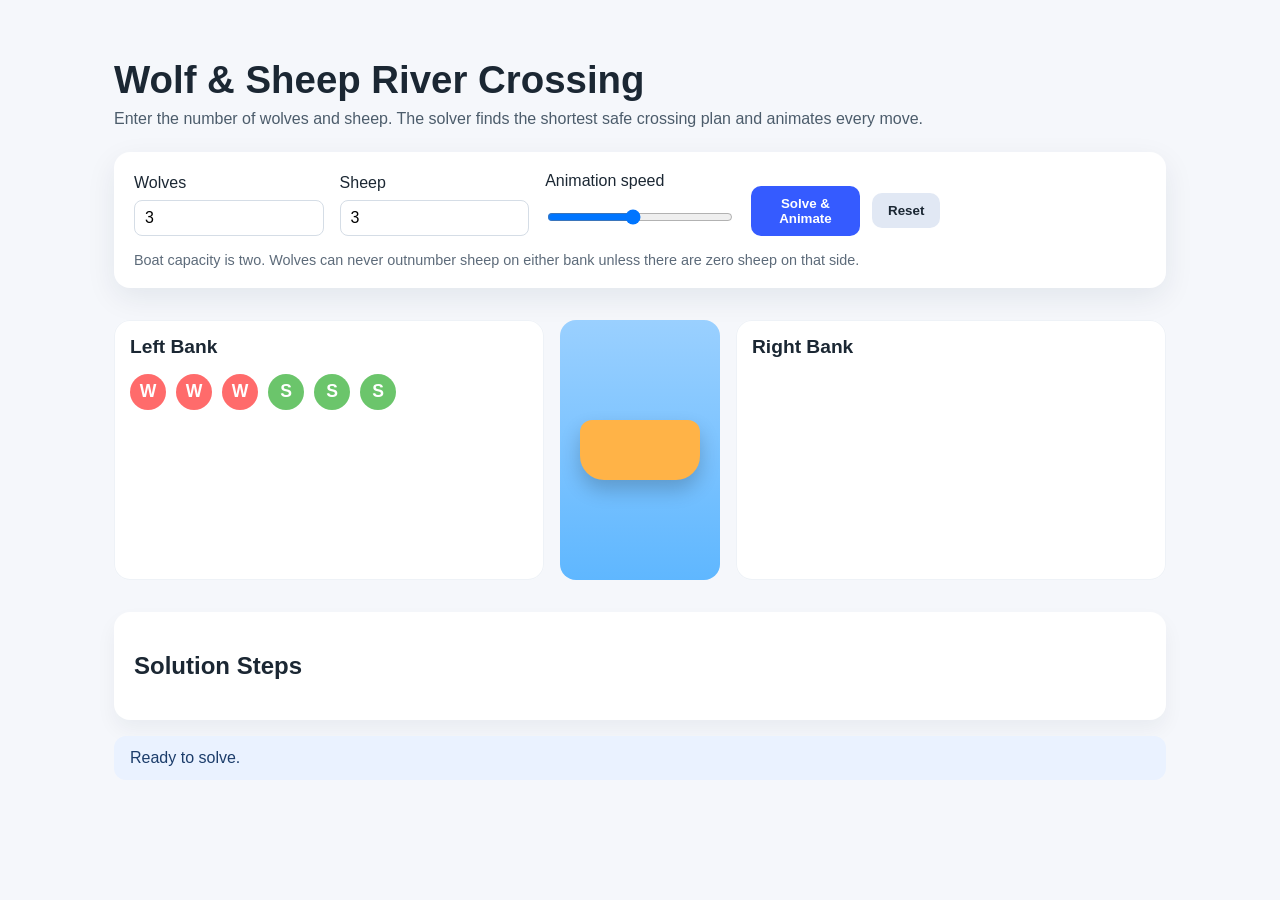
<file: index.html>
<!DOCTYPE html>
<html lang="en">
  <head>
    <meta charset="UTF-8" />
    <meta name="viewport" content="width=device-width, initial-scale=1.0" />
    <title>Wolf & Sheep River Crossing</title>
    <link rel="stylesheet" href="styles.css" />
  </head>
  <body>
    <div class="app">
      <header>
        <h1>Wolf & Sheep River Crossing</h1>
        <p>
          Enter the number of wolves and sheep. The solver finds the shortest safe
          crossing plan and animates every move.
        </p>
      </header>

      <section class="controls">
        <div class="field">
          <label for="wolves">Wolves</label>
          <input id="wolves" type="number" min="0" max="10" value="3" />
        </div>
        <div class="field">
          <label for="sheep">Sheep</label>
          <input id="sheep" type="number" min="0" max="10" value="3" />
        </div>
        <div class="field">
          <label for="speed">Animation speed</label>
          <input id="speed" type="range" min="400" max="1500" step="100" value="900" />
        </div>
        <div class="buttons">
          <button id="solve">Solve & Animate</button>
          <button id="reset" class="secondary">Reset</button>
        </div>
        <p class="hint">
          Boat capacity is two. Wolves can never outnumber sheep on either bank
          unless there are zero sheep on that side.
        </p>
      </section>

      <section class="river">
        <div class="bank" id="leftBank">
          <h2>Left Bank</h2>
          <div class="population" id="leftPopulation"></div>
        </div>
        <div class="water">
          <div class="boat" id="boat">
            <div class="boat-seat" id="boatSeat"></div>
          </div>
        </div>
        <div class="bank" id="rightBank">
          <h2>Right Bank</h2>
          <div class="population" id="rightPopulation"></div>
        </div>
      </section>

      <section class="steps">
        <h2>Solution Steps</h2>
        <ol id="stepList"></ol>
      </section>

      <section class="status" id="status"></section>
    </div>

    <script src="script.js"></script>
  </body>
</html>
</file>
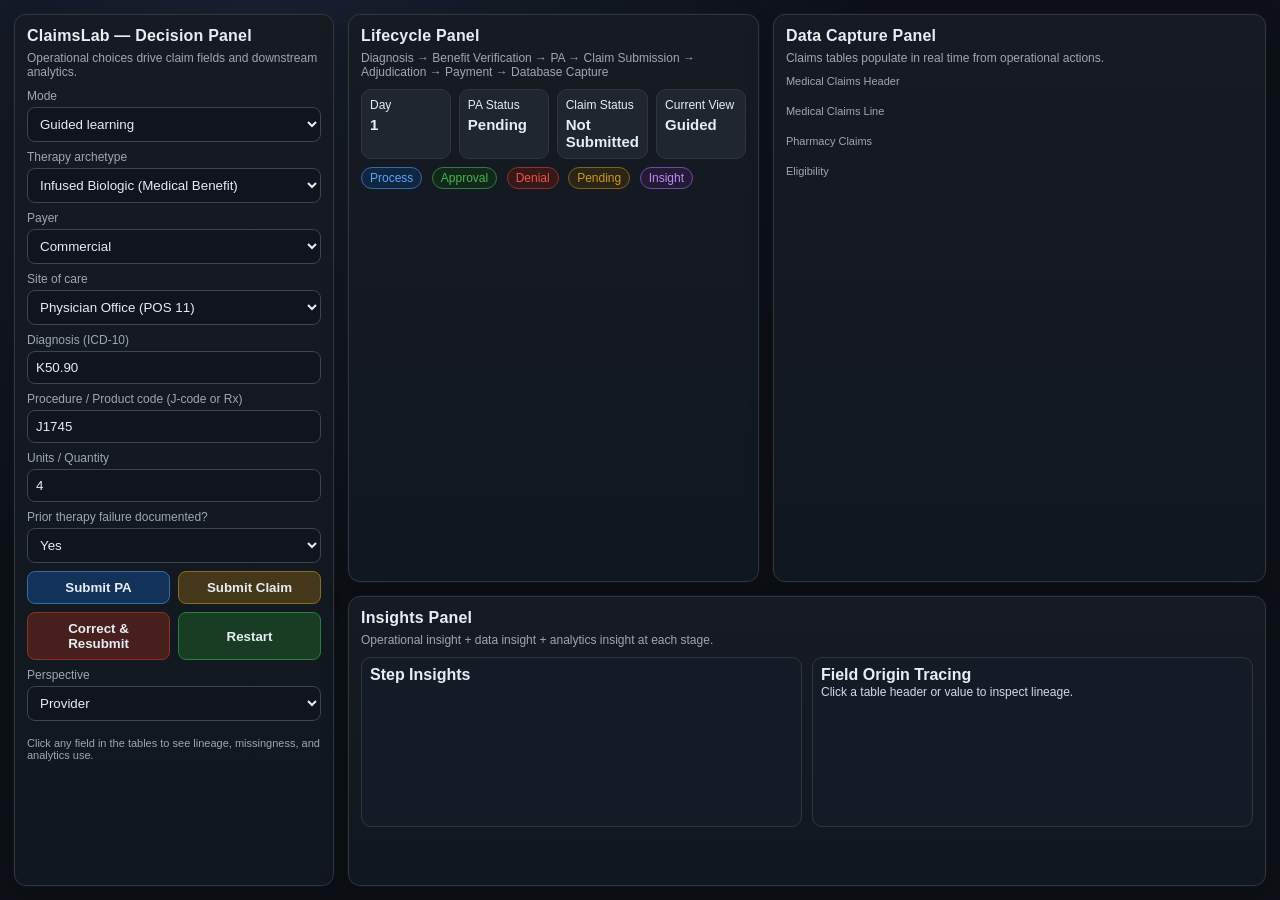
<file: ClaimsLab.html>
<!doctype html>
<html lang="en">
<head>
  <meta charset="UTF-8" />
  <meta name="viewport" content="width=device-width, initial-scale=1.0" />
  <title>ClaimsLab — US Healthcare Claims Data Lineage Simulator</title>
  <style>
    :root {
      --bg: #0d1117;
      --card: #161b22;
      --card-2: #1f2630;
      --text: #e6edf3;
      --muted: #9da7b3;
      --blue: #58a6ff;
      --green: #3fb950;
      --red: #f85149;
      --yellow: #d29922;
      --purple: #bc8cff;
      --border: #30363d;
    }
    * { box-sizing: border-box; }
    body {
      margin: 0;
      font-family: Inter, Segoe UI, Roboto, Helvetica, Arial, sans-serif;
      color: var(--text);
      background: radial-gradient(circle at 20% 0%, #182030 0%, var(--bg) 45%);
    }
    .app {
      display: grid;
      grid-template-columns: 320px 1fr 1.2fr;
      grid-template-rows: auto 290px;
      gap: 14px;
      min-height: 100vh;
      padding: 14px;
    }
    .card {
      background: linear-gradient(180deg, var(--card) 0%, #111720 100%);
      border: 1px solid var(--border);
      border-radius: 12px;
      padding: 12px;
      overflow: auto;
      box-shadow: 0 0 0 1px rgba(255,255,255,0.02), 0 12px 24px rgba(0,0,0,0.25);
    }
    .title { font-weight: 650; letter-spacing: .2px; margin-bottom: 6px; }
    .subtitle { color: var(--muted); font-size: 12px; margin-bottom: 10px; }
    .decision { grid-row: 1 / span 2; }
    .lifecycle { grid-column: 2; }
    .capture { grid-column: 3; }
    .insights { grid-column: 2 / span 2; }
    label { display: block; font-size: 12px; color: var(--muted); margin-bottom: 4px; }
    select, input, button {
      width: 100%;
      border-radius: 8px;
      border: 1px solid #3a4552;
      background: #0f141d;
      color: var(--text);
      padding: 8px;
      margin-bottom: 8px;
    }
    .btn-row { display: grid; grid-template-columns: 1fr 1fr; gap: 8px; }
    button { cursor: pointer; font-weight: 600; }
    button:hover { filter: brightness(1.08); }
    .btn-blue { border-color: #316ba8; background: #12325a; }
    .btn-green { border-color: #267f3b; background: #183d23; }
    .btn-red { border-color: #8f2f2a; background: #471f1d; }
    .btn-yellow { border-color: #8d6a22; background: #45371a; }
    .btn-purple { border-color: #6f4aa9; background: #2c1f42; }
    .status-chip {
      display: inline-flex;
      align-items: center;
      padding: 3px 8px;
      border-radius: 999px;
      font-size: 12px;
      margin-right: 5px;
      border: 1px solid;
    }
    .pending { color: var(--yellow); border-color: #7f611f; background: #2b2517; }
    .approved { color: var(--green); border-color: #2d7d3f; background: #13281a; }
    .denied { color: var(--red); border-color: #8f2f2a; background: #351919; }
    .process { color: var(--blue); border-color: #316ba8; background: #10253f; }
    .insight { color: var(--purple); border-color: #6f4aa9; background: #241a34; }
    .timeline {
      border-left: 2px solid #314157;
      margin-left: 10px;
      padding-left: 12px;
    }
    .event {
      margin: 10px 0;
      padding-left: 8px;
      position: relative;
      border-left: 1px dashed #2f3d52;
    }
    .event::before {
      content: "";
      position: absolute;
      left: -7px;
      top: 4px;
      width: 10px;
      height: 10px;
      border-radius: 50%;
      background: var(--blue);
    }
    .event small { color: var(--muted); }
    table {
      width: 100%;
      border-collapse: collapse;
      font-size: 12px;
      margin-bottom: 10px;
    }
    th, td {
      border-bottom: 1px solid #2a3443;
      padding: 6px 5px;
      text-align: left;
      vertical-align: top;
    }
    th { color: #9ab5d1; position: sticky; top: 0; background: #151d29; }
    td[data-field], th[data-field] { cursor: pointer; }
    td[data-field]:hover, th[data-field]:hover { background: #1f2a3a; }
    .kpis {
      display: grid;
      grid-template-columns: repeat(4, 1fr);
      gap: 8px;
      margin-bottom: 8px;
    }
    .kpi {
      background: var(--card-2);
      border: 1px solid var(--border);
      border-radius: 10px;
      padding: 8px;
      font-size: 12px;
    }
    .kpi b { display: block; font-size: 15px; margin-top: 4px; }
    .insight-feed {
      display: grid;
      grid-template-columns: 1fr 1fr;
      gap: 10px;
    }
    .panel {
      border: 1px solid var(--border);
      border-radius: 10px;
      padding: 8px;
      background: #131b27;
      min-height: 170px;
    }
    .legend { font-size: 11px; color: var(--muted); margin-bottom: 8px; }
    .mono { font-family: ui-monospace, SFMono-Regular, Menlo, monospace; font-size: 11px; }
    #fieldOrigin {
      white-space: pre-wrap;
      font-size: 12px;
      line-height: 1.4;
      color: #d4dbe6;
    }
    .foot { color: var(--muted); font-size: 11px; margin-top: 8px; }
  </style>
</head>
<body>
  <div class="app">
    <section class="card decision">
      <div class="title">ClaimsLab — Decision Panel</div>
      <div class="subtitle">Operational choices drive claim fields and downstream analytics.</div>

      <label>Mode</label>
      <select id="mode">
        <option value="guided">Guided learning</option>
        <option value="realistic">Realistic sandbox</option>
      </select>

      <label>Therapy archetype</label>
      <select id="therapy">
        <option value="infused">Infused Biologic (Medical Benefit)</option>
        <option value="selfinject">Specialty Self Inject (Pharmacy Benefit)</option>
        <option value="whitebag">White Bagging Scenario</option>
      </select>

      <label>Payer</label>
      <select id="payer">
        <option value="commercial">Commercial</option>
        <option value="medicare">Medicare</option>
        <option value="medicaid">Medicaid</option>
      </select>

      <label>Site of care</label>
      <select id="site">
        <option value="11">Physician Office (POS 11)</option>
        <option value="22">Hospital Outpatient (POS 22)</option>
        <option value="sp">Specialty Pharmacy</option>
        <option value="home">Home Infusion</option>
      </select>

      <label>Diagnosis (ICD-10)</label>
      <input id="diagnosis" value="K50.90" />

      <label>Procedure / Product code (J-code or Rx)</label>
      <input id="code" value="J1745" />

      <label>Units / Quantity</label>
      <input id="units" type="number" value="4" min="1" max="99" />

      <label>Prior therapy failure documented?</label>
      <select id="stepTherapy"><option value="yes">Yes</option><option value="no">No</option></select>

      <div class="btn-row">
        <button class="btn-blue" id="btnPA">Submit PA</button>
        <button class="btn-yellow" id="btnClaim">Submit Claim</button>
      </div>
      <div class="btn-row">
        <button class="btn-red" id="btnFix">Correct & Resubmit</button>
        <button class="btn-green" id="btnRestart">Restart</button>
      </div>

      <label>Perspective</label>
      <select id="perspective">
        <option value="provider">Provider</option>
        <option value="payer">Payer</option>
        <option value="pharmacy">Pharmacy</option>
        <option value="patient">Patient</option>
        <option value="vendor">Data vendor</option>
      </select>

      <div class="foot">Click any field in the tables to see lineage, missingness, and analytics use.</div>
    </section>

    <section class="card lifecycle">
      <div class="title">Lifecycle Panel</div>
      <div class="subtitle">Diagnosis → Benefit Verification → PA → Claim Submission → Adjudication → Payment → Database Capture</div>
      <div class="kpis">
        <div class="kpi">Day<b id="day">1</b></div>
        <div class="kpi">PA Status<b id="paStatus">Pending</b></div>
        <div class="kpi">Claim Status<b id="claimStatus">Not Submitted</b></div>
        <div class="kpi">Current View<b id="viewMode">Guided</b></div>
      </div>
      <div>
        <span class="status-chip process">Process</span>
        <span class="status-chip approved">Approval</span>
        <span class="status-chip denied">Denial</span>
        <span class="status-chip pending">Pending</span>
        <span class="status-chip insight">Insight</span>
      </div>
      <div class="timeline" id="timeline"></div>
    </section>

    <section class="card capture">
      <div class="title">Data Capture Panel</div>
      <div class="subtitle">Claims tables populate in real time from operational actions.</div>
      <div class="legend">Medical Claims Header</div>
      <table id="medicalHeader"></table>
      <div class="legend">Medical Claims Line</div>
      <table id="medicalLine"></table>
      <div class="legend">Pharmacy Claims</div>
      <table id="pharmacyClaims"></table>
      <div class="legend">Eligibility</div>
      <table id="eligibility"></table>
    </section>

    <section class="card insights">
      <div class="title">Insights Panel</div>
      <div class="subtitle">Operational insight + data insight + analytics insight at each stage.</div>
      <div class="insight-feed">
        <div class="panel">
          <b>Step Insights</b>
          <div id="stepInsights"></div>
        </div>
        <div class="panel">
          <b>Field Origin Tracing</b>
          <div id="fieldOrigin">Click a table header or value to inspect lineage.</div>
        </div>
      </div>
    </section>
  </div>

  <script>
    const refs = {
      mode: document.getElementById('mode'), therapy: document.getElementById('therapy'), payer: document.getElementById('payer'), site: document.getElementById('site'),
      diagnosis: document.getElementById('diagnosis'), code: document.getElementById('code'), units: document.getElementById('units'), stepTherapy: document.getElementById('stepTherapy'),
      day: document.getElementById('day'), paStatus: document.getElementById('paStatus'), claimStatus: document.getElementById('claimStatus'), viewMode: document.getElementById('viewMode'),
      timeline: document.getElementById('timeline'), medicalHeader: document.getElementById('medicalHeader'), medicalLine: document.getElementById('medicalLine'),
      pharmacyClaims: document.getElementById('pharmacyClaims'), eligibility: document.getElementById('eligibility'), stepInsights: document.getElementById('stepInsights'),
      fieldOrigin: document.getElementById('fieldOrigin'), perspective: document.getElementById('perspective')
    };

    const fieldDictionary = {
      claim_id: { origin: 'Payer claim processing system', meaning: 'Unique identifier for claim header', missing: 'Pre-adjudication operational events', use: 'Join line/header and track resubmissions' },
      diagnosis_code: { origin: 'Provider coding on CMS-1500/UB-04', meaning: 'Reason for service / medical necessity', missing: 'Incomplete documentation or edits', use: 'Cohort inclusion and indication algorithms' },
      place_of_service: { origin: 'Billing form POS coding', meaning: 'Where service occurred (11 office, 22 hospital)', missing: 'Institutional abstraction issues', use: 'Site-of-care analyses and cost benchmarks' },
      j_code: { origin: 'HCPCS on medical claim line', meaning: 'Drug/procedure billed under medical benefit', missing: 'White bagging, samples, bridge programs', use: 'Exposure inference for infused biologics' },
      ndc: { origin: 'NCPDP pharmacy transaction or NDC crosswalk on line', meaning: 'Exact dispensed product identifier', missing: 'Medical claims without NDC, cash pay, samples', use: 'Product-level exposure and switching' },
      units: { origin: 'Provider-entered claim line quantity', meaning: 'Billable service units', missing: 'Rejected claims and extract limitations', use: 'Dose approximation and utilization intensity' },
      days_supply: { origin: 'NCPDP field from quantity and intended regimen', meaning: 'Expected days medication lasts', missing: 'Cash pay, samples, non-claim fills', use: 'Adherence (PDC/MPR) and persistence' },
      allowed_amount: { origin: 'Adjudication engine contract pricing', meaning: 'Negotiated reimbursable amount', missing: 'Denied/pended claims', use: 'Economic outcomes and allowed-based costing' },
      paid_amount: { origin: 'Post-cost-share plan payment calculation', meaning: 'Plan liability after member responsibility', missing: 'Denied claims or reversals', use: 'Net payer spend analyses' },
      claim_status: { origin: 'Adjudication result code', meaning: 'Final processing state', missing: 'Raw operational extracts before adjudication', use: 'Filter paid vs denied and denial loop analysis' }
    };

    const payerProfiles = {
      commercial: { paRate: 0.72, deductible: 500, coinsurance: 0.2, copayRx: 75, plan: 'PPO' },
      medicare: { paRate: 0.6, deductible: 240, coinsurance: 0.2, copayRx: 45, plan: 'Part B/D mix' },
      medicaid: { paRate: 0.82, deductible: 0, coinsurance: 0.05, copayRx: 4, plan: 'State MCO' }
    };

    const state = {
      day: 1,
      patientId: 'PT10001',
      pa: { status: 'Pending', submitted: false },
      claim: { status: 'Not Submitted', submitted: false, deniedReason: '', claimId: '', lines: [] },
      timeline: [],
      insights: []
    };

    function seed() {
      state.day = 1;
      state.pa = { status: 'Pending', submitted: false };
      state.claim = { status: 'Not Submitted', submitted: false, deniedReason: '', claimId: '', lines: [] };
      state.timeline = [];
      state.insights = [
        'Operational: Every claim field is downstream of real workflow behavior.',
        'Data: Claims data is a consequence of billing + adjudication, not clinical truth.',
        'Analytics: Misinterpreting missingness can bias exposure and cost analyses.'
      ];
      addEvent('Day 1 diagnosis captured and benefit eligibility loaded.', 'process');
      render();
    }

    function addEvent(text, tone='process') {
      state.timeline.push({ day: state.day, text, tone });
      state.day += Math.ceil(Math.random() * 4);
    }

    function submitPA() {
      const diagnosis = refs.diagnosis.value.trim();
      const stepOk = refs.stepTherapy.value === 'yes';
      const payer = payerProfiles[refs.payer.value];
      state.pa.submitted = true;

      if (!diagnosis) {
        state.pa.status = 'Denied';
        state.claim.deniedReason = 'Missing diagnosis';
        addEvent('PA denied: Missing diagnosis coding in submission.', 'denied');
      } else if (!stepOk && Math.random() < 0.85) {
        state.pa.status = 'Denied';
        state.claim.deniedReason = 'Step therapy not met';
        addEvent('PA denied: Step therapy criteria not documented.', 'denied');
      } else if (Math.random() <= payer.paRate) {
        state.pa.status = 'Approved';
        addEvent('PA approved based on diagnosis + policy criteria.', 'approved');
      } else {
        state.pa.status = 'Denied';
        state.claim.deniedReason = 'Medical necessity not demonstrated';
        addEvent('PA denied: Medical necessity documentation insufficient.', 'denied');
      }
      state.insights.unshift(
        `Operational: PA ${state.pa.status.toLowerCase()} influences downstream claim acceptance.`,
        'Data: PA result often appears indirectly via denial reason/action history, not as a clean field.',
        'Analytics: Excluding denied claims may hide access friction and bias time-to-therapy metrics.'
      );
      render();
    }

    function submitClaim(isResubmission = false) {
      const therapy = refs.therapy.value;
      const site = refs.site.value;
      const diagnosis = refs.diagnosis.value.trim();
      const code = refs.code.value.trim().toUpperCase();
      const units = Number(refs.units.value || 0);
      const payer = payerProfiles[refs.payer.value];
      const isPharmacy = therapy === 'selfinject' || site === 'sp';

      if (state.pa.status !== 'Approved' && !isPharmacy) {
        state.claim.status = 'Denied';
        state.claim.deniedReason = 'Missing PA';
        addEvent('Claim denied: PA required before medical benefit billing.', 'denied');
        render();
        return;
      }
      if (!diagnosis) return deny('Invalid diagnosis');
      if (units > 12) return deny('Units exceed limits');
      if (site === '11' && refs.therapy.value === 'selfinject') return deny('Wrong POS');
      if (therapy !== 'selfinject' && !code.startsWith('J')) return deny('Coding mismatch');

      state.claim.claimId = `CLM-${Math.floor(100000 + Math.random() * 899999)}`;
      const billed = isPharmacy ? 6800 : (site === '22' ? 12000 : 9500);
      const allowed = Math.round(billed * (isPharmacy ? 0.78 : 0.71));
      const deductibleApplied = Math.min(payer.deductible, Math.round(allowed * 0.1));
      const coinsurance = Math.round((allowed - deductibleApplied) * payer.coinsurance);
      const copay = isPharmacy ? payer.copayRx : 0;
      const patientResp = deductibleApplied + coinsurance + copay;
      const planPaid = Math.max(allowed - patientResp, 0);

      state.claim.status = 'Paid';
      state.claim.submitted = true;
      state.claim.lines = [{
        procedure: isPharmacy ? 'NCPDP-D0' : (site === '22' ? 'UB-04/837I' : 'CMS-1500/837P'),
        j_code: isPharmacy ? '' : code,
        ndc: therapy === 'selfinject' ? '0074-0123-02' : (therapy === 'whitebag' ? '' : '0006-3021-01'),
        units,
        revenue_code: site === '22' ? '0636' : '',
        modifier: site === 'home' ? 'HN' : 'JW',
        line_charge: billed,
        line_payment: planPaid
      }];
      state.financials = { billed, allowed, deductibleApplied, coinsurance, copay, patientResp, planPaid };

      addEvent(`${isResubmission ? 'Resubmitted claim paid' : 'Claim paid'}: Billed $${billed.toLocaleString()} → Allowed $${allowed.toLocaleString()} → Plan paid $${planPaid.toLocaleString()}.`, 'approved');
      state.insights.unshift(
        `Operational: ${isPharmacy ? 'NCPDP pharmacy' : 'medical benefit'} claim adjudicated with payer contract logic.`,
        `Data: Allowed amount (${allowed}) differs from billed (${billed}); analytics should prefer allowed for spend comparability.`,
        'Analytics: White bagging and bridge supply can break exposure inference from claim cost fields.'
      );
      render();

      function deny(reason) {
        state.claim.status = 'Denied';
        state.claim.deniedReason = reason;
        state.claim.submitted = true;
        addEvent(`Claim denied: ${reason}.`, 'denied');
        state.insights.unshift(
          `Operational: Denial due to ${reason.toLowerCase()}.`,
          'Data: Denied records still appear in many data assets and affect cohort logic.',
          'Analytics: Include denial loops to avoid underestimating treatment initiation delays.'
        );
        render();
      }
    }

    function fixAndResubmit() {
      if (state.claim.status !== 'Denied') return;
      if (!refs.diagnosis.value.trim()) refs.diagnosis.value = 'K50.90';
      if (Number(refs.units.value) > 12) refs.units.value = 4;
      if (refs.therapy.value !== 'selfinject' && !refs.code.value.trim().toUpperCase().startsWith('J')) refs.code.value = 'J1745';
      if (state.claim.deniedReason === 'Wrong POS') refs.site.value = 'sp';
      addEvent(`User corrected claim fields for denial reason: ${state.claim.deniedReason}.`, 'process');
      submitClaim(true);
    }

    function buildTables() {
      const therapy = refs.therapy.value;
      const site = refs.site.value;
      const payer = refs.payer.value;
      const elig = [{ patient_id: state.patientId, payer: payer.toUpperCase(), plan_type: payerProfiles[payer].plan, coverage_start: '2026-01-01', coverage_end: '2026-12-31' }];
      renderTable(refs.eligibility, elig);

      const mh = state.claim.submitted ? [{
        claim_id: state.claim.claimId,
        patient_id: state.patientId,
        diagnosis_code: refs.diagnosis.value || '',
        place_of_service: site,
        billing_npi: '1730192846',
        rendering_npi: '1174008201',
        total_charge: state.financials?.billed || '',
        allowed_amount: state.financials?.allowed || '',
        paid_amount: state.financials?.planPaid || '',
        claim_status: state.claim.status
      }] : [];
      renderTable(refs.medicalHeader, mh);

      const ml = state.claim.lines.length ? state.claim.lines.map((l, i) => ({
        line_num: i + 1,
        procedure_code: l.procedure,
        j_code: l.j_code,
        units: l.units,
        revenue_code: l.revenue_code,
        ndc: l.ndc,
        modifier: l.modifier,
        line_charge: l.line_charge,
        line_payment: l.line_payment
      })) : [];
      renderTable(refs.medicalLine, ml);

      const pc = (therapy === 'selfinject' || site === 'sp') && state.claim.submitted ? [{
        patient_id: state.patientId,
        ndc: '0074-0123-02',
        fill_date: `2026-03-${String(Math.min(state.day, 28)).padStart(2, '0')}`,
        days_supply: 28,
        quantity: refs.units.value,
        pharmacy_npi: '1457689120',
        prescriber_npi: '1174008201',
        copay: state.financials?.copay || '',
        plan_paid: state.financials?.planPaid || '',
        tier: 'Specialty Tier 5',
        claim_status: state.claim.status
      }] : [];
      renderTable(refs.pharmacyClaims, pc);
    }

    function renderTable(el, rows) {
      if (!rows.length) {
        el.innerHTML = '<tr><td class="mono">No records yet.</td></tr>';
        return;
      }
      const cols = Object.keys(rows[0]);
      let html = '<tr>' + cols.map(c => `<th data-field="${c}">${c}</th>`).join('') + '</tr>';
      html += rows.map(r => '<tr>' + cols.map(c => `<td data-field="${c}">${r[c]}</td>`).join('') + '</tr>').join('');
      el.innerHTML = html;
    }

    function render() {
      refs.day.textContent = state.day;
      refs.paStatus.textContent = state.pa.status;
      refs.claimStatus.textContent = state.claim.status;
      refs.viewMode.textContent = refs.mode.value === 'guided' ? 'Guided' : 'Realistic';

      refs.timeline.innerHTML = state.timeline.map(e => `<div class="event"><b>Day ${e.day}</b> <span class="status-chip ${e.tone}">${e.tone}</span><div>${e.text}</div></div>`).join('');
      buildTables();

      const perspectiveNotes = {
        provider: 'Provider perspective: documentation completeness determines both denial risk and downstream data quality.',
        payer: 'Payer perspective: adjudication edits and policy rules shape allowed amount and denial patterns.',
        pharmacy: 'Pharmacy perspective: NCPDP transactions capture NDC, quantity, and days supply used in adherence analytics.',
        patient: 'Patient perspective: deductible, coinsurance, and copay assistance may distort apparent out-of-pocket burden.',
        vendor: 'Data vendor perspective: exposure and line-of-therapy are derived variables inferred from imperfect raw claims.'
      };

      const caveats = [
        'White bagging: drug cost may not appear on medical claim even when administration occurs.',
        'PSP replacement / bridge supply: exposure can occur with no payer claim record.',
        '340B and acquisition cost: provider economics are generally invisible in claims.',
        'Samples/cash pay: create missingness in claims-based adherence and persistence analyses.'
      ];

      refs.stepInsights.innerHTML = `
        <p>${perspectiveNotes[refs.perspective.value]}</p>
        <ul>${state.insights.slice(0, 6).map(i => `<li>${i}</li>`).join('')}</ul>
        <b>Data quality caveats</b>
        <ul>${caveats.map(c => `<li>${c}</li>`).join('')}</ul>
      `;
    }

    document.body.addEventListener('click', (e) => {
      const key = e.target?.dataset?.field;
      if (!key || !fieldDictionary[key]) return;
      const x = fieldDictionary[key];
      refs.fieldOrigin.textContent = `Field: ${key}\n\nOrigin: ${x.origin}\nMeaning: ${x.meaning}\nMissing when: ${x.missing}\nUsed for: ${x.use}`;
    });

    refs.btnPA.addEventListener('click', submitPA);
    refs.btnClaim.addEventListener('click', () => submitClaim(false));
    refs.btnFix.addEventListener('click', fixAndResubmit);
    refs.btnRestart.addEventListener('click', seed);
    refs.mode.addEventListener('change', render);
    refs.therapy.addEventListener('change', () => {
      if (refs.therapy.value === 'selfinject') {
        refs.code.value = 'NDC-SELFINJECT'; refs.site.value = 'sp'; refs.units.value = 1;
      } else if (refs.therapy.value === 'whitebag') {
        refs.code.value = 'J1745'; refs.site.value = '22'; refs.units.value = 4;
      } else {
        refs.code.value = 'J1745'; refs.site.value = '11'; refs.units.value = 4;
      }
      render();
    });
    refs.perspective.addEventListener('change', render);

    seed();
  </script>
</body>
</html>
</file>
<file: styles.css>
:root {
  color-scheme: light;
  font-family: "Segoe UI", Tahoma, Geneva, Verdana, sans-serif;
  background: #f5f7fb;
  color: #1b2733;
}

* {
  box-sizing: border-box;
}

body {
  margin: 0;
  padding: 0;
}

.app {
  max-width: 1100px;
  margin: 0 auto;
  padding: 32px 24px 48px;
}

header h1 {
  margin-bottom: 8px;
  font-size: 2.4rem;
}

header p {
  margin-top: 0;
  color: #4c5c6b;
}

.controls {
  display: grid;
  grid-template-columns: repeat(auto-fit, minmax(160px, 1fr));
  gap: 16px;
  align-items: end;
  margin: 24px 0 32px;
  padding: 20px;
  background: #ffffff;
  border-radius: 16px;
  box-shadow: 0 10px 30px rgba(18, 38, 63, 0.08);
}

.field {
  display: flex;
  flex-direction: column;
  gap: 8px;
}

.field input[type="number"],
.field input[type="range"] {
  padding: 8px 10px;
  border-radius: 8px;
  border: 1px solid #d5dde6;
  font-size: 1rem;
}

.buttons {
  display: flex;
  gap: 12px;
  align-items: center;
}

button {
  padding: 10px 16px;
  border: none;
  border-radius: 10px;
  background: #355bff;
  color: #ffffff;
  font-weight: 600;
  cursor: pointer;
  transition: transform 0.2s ease, box-shadow 0.2s ease;
}

button:hover {
  transform: translateY(-1px);
  box-shadow: 0 8px 16px rgba(53, 91, 255, 0.25);
}

button.secondary {
  background: #e1e8f4;
  color: #1b2733;
}

.hint {
  grid-column: 1 / -1;
  margin: 0;
  font-size: 0.9rem;
  color: #5d6b7a;
}

.river {
  display: grid;
  grid-template-columns: 1fr 160px 1fr;
  gap: 16px;
  align-items: stretch;
}

.bank {
  padding: 16px;
  background: #ffffff;
  border-radius: 16px;
  min-height: 260px;
  box-shadow: inset 0 0 0 1px #eef2f7;
}

.bank h2 {
  margin-top: 0;
  font-size: 1.2rem;
}

.population {
  display: flex;
  flex-wrap: wrap;
  gap: 10px;
  min-height: 160px;
}

.water {
  display: flex;
  align-items: center;
  justify-content: center;
  background: linear-gradient(180deg, #9ad0ff 0%, #5fb7ff 100%);
  border-radius: 16px;
  position: relative;
  overflow: hidden;
}

.boat {
  width: 120px;
  height: 60px;
  background: #ffb347;
  border-radius: 12px 12px 24px 24px;
  box-shadow: 0 10px 20px rgba(0, 0, 0, 0.2);
  display: flex;
  align-items: center;
  justify-content: center;
  transition: transform 0.8s ease;
  position: relative;
}

.boat-seat {
  display: flex;
  gap: 6px;
}

.character {
  width: 36px;
  height: 36px;
  border-radius: 50%;
  display: flex;
  align-items: center;
  justify-content: center;
  font-size: 1.1rem;
  font-weight: 700;
  color: #ffffff;
}

.character.wolf {
  background: #ff6b6b;
}

.character.sheep {
  background: #6bc56b;
}

.steps {
  margin-top: 32px;
  background: #ffffff;
  padding: 20px;
  border-radius: 16px;
  box-shadow: 0 10px 20px rgba(18, 38, 63, 0.05);
}

.steps ol {
  margin: 0;
  padding-left: 22px;
  display: grid;
  gap: 8px;
}

.status {
  margin-top: 16px;
  padding: 12px 16px;
  border-radius: 12px;
  background: #eaf2ff;
  color: #1c3d6b;
  min-height: 44px;
  display: flex;
  align-items: center;
}

@media (max-width: 900px) {
  .river {
    grid-template-columns: 1fr;
  }

  .water {
    order: 2;
    min-height: 140px;
  }

  .bank {
    min-height: 220px;
  }
}
</file>
